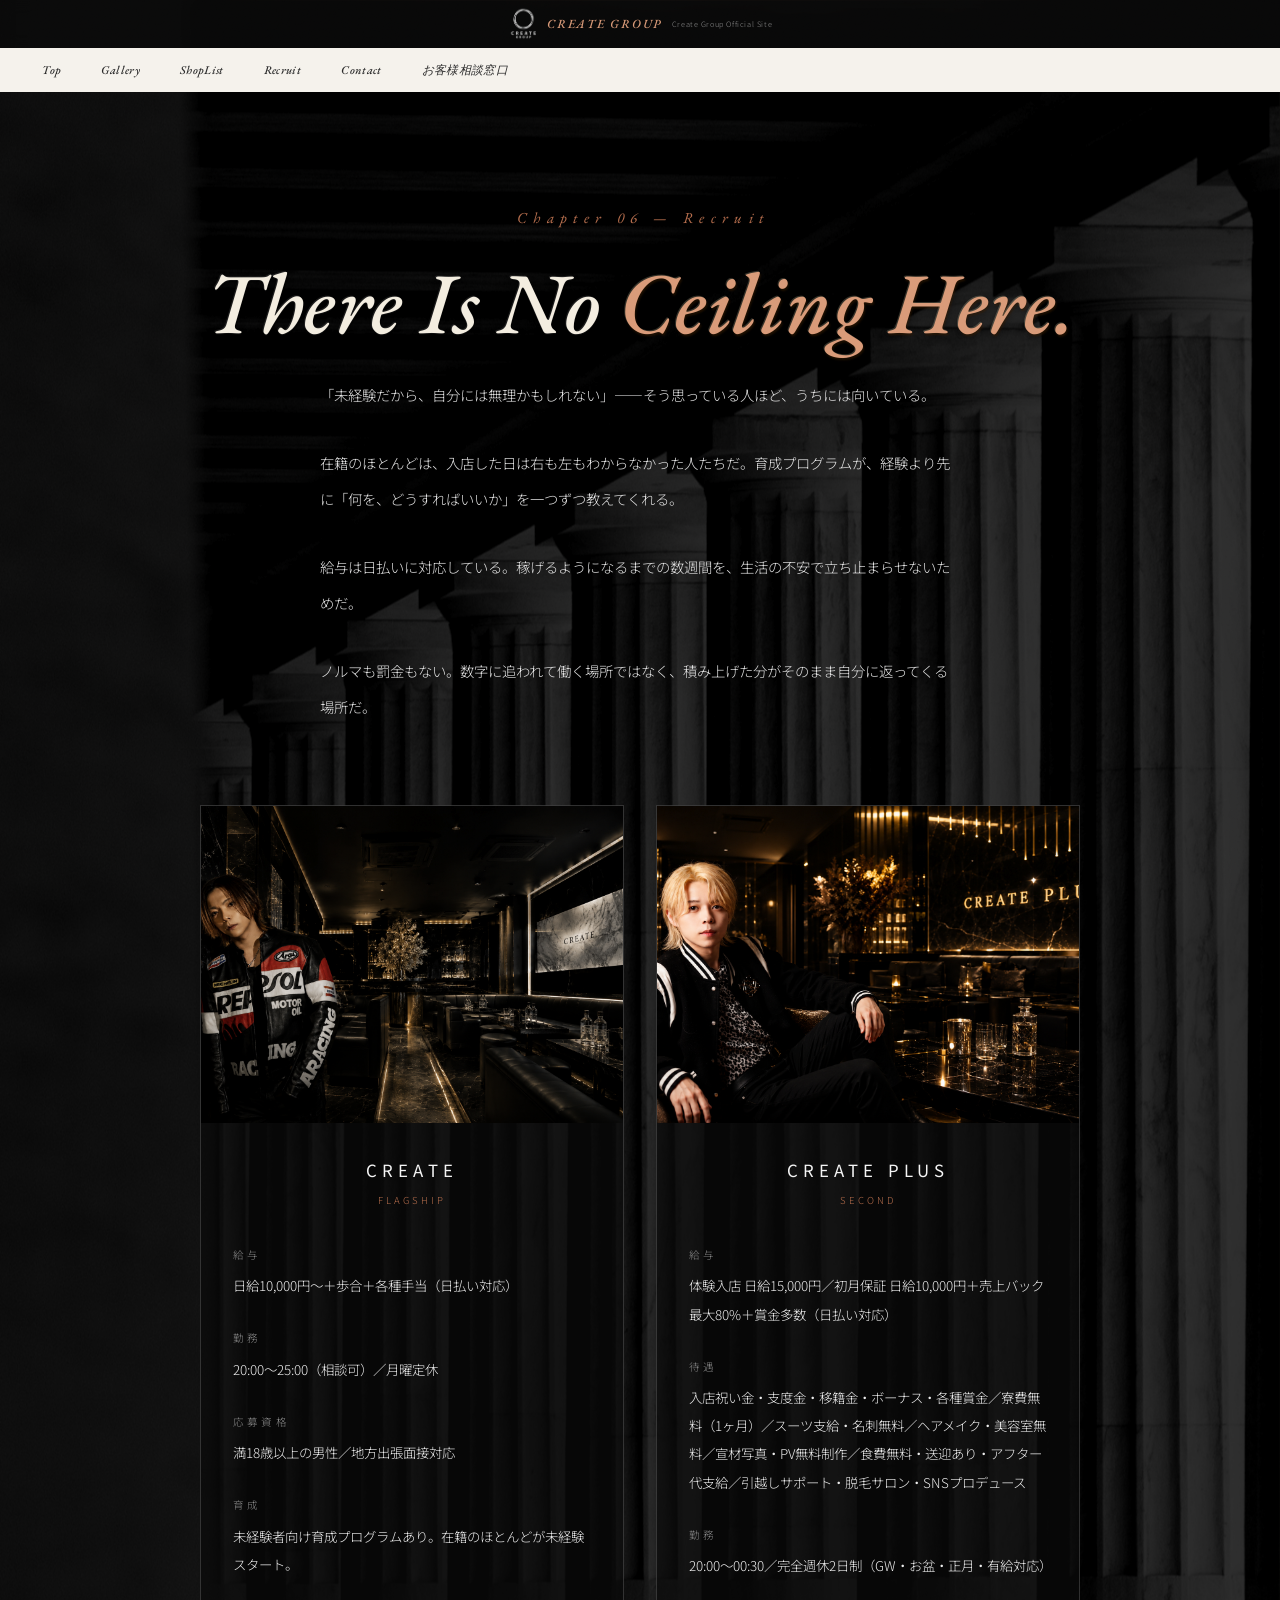
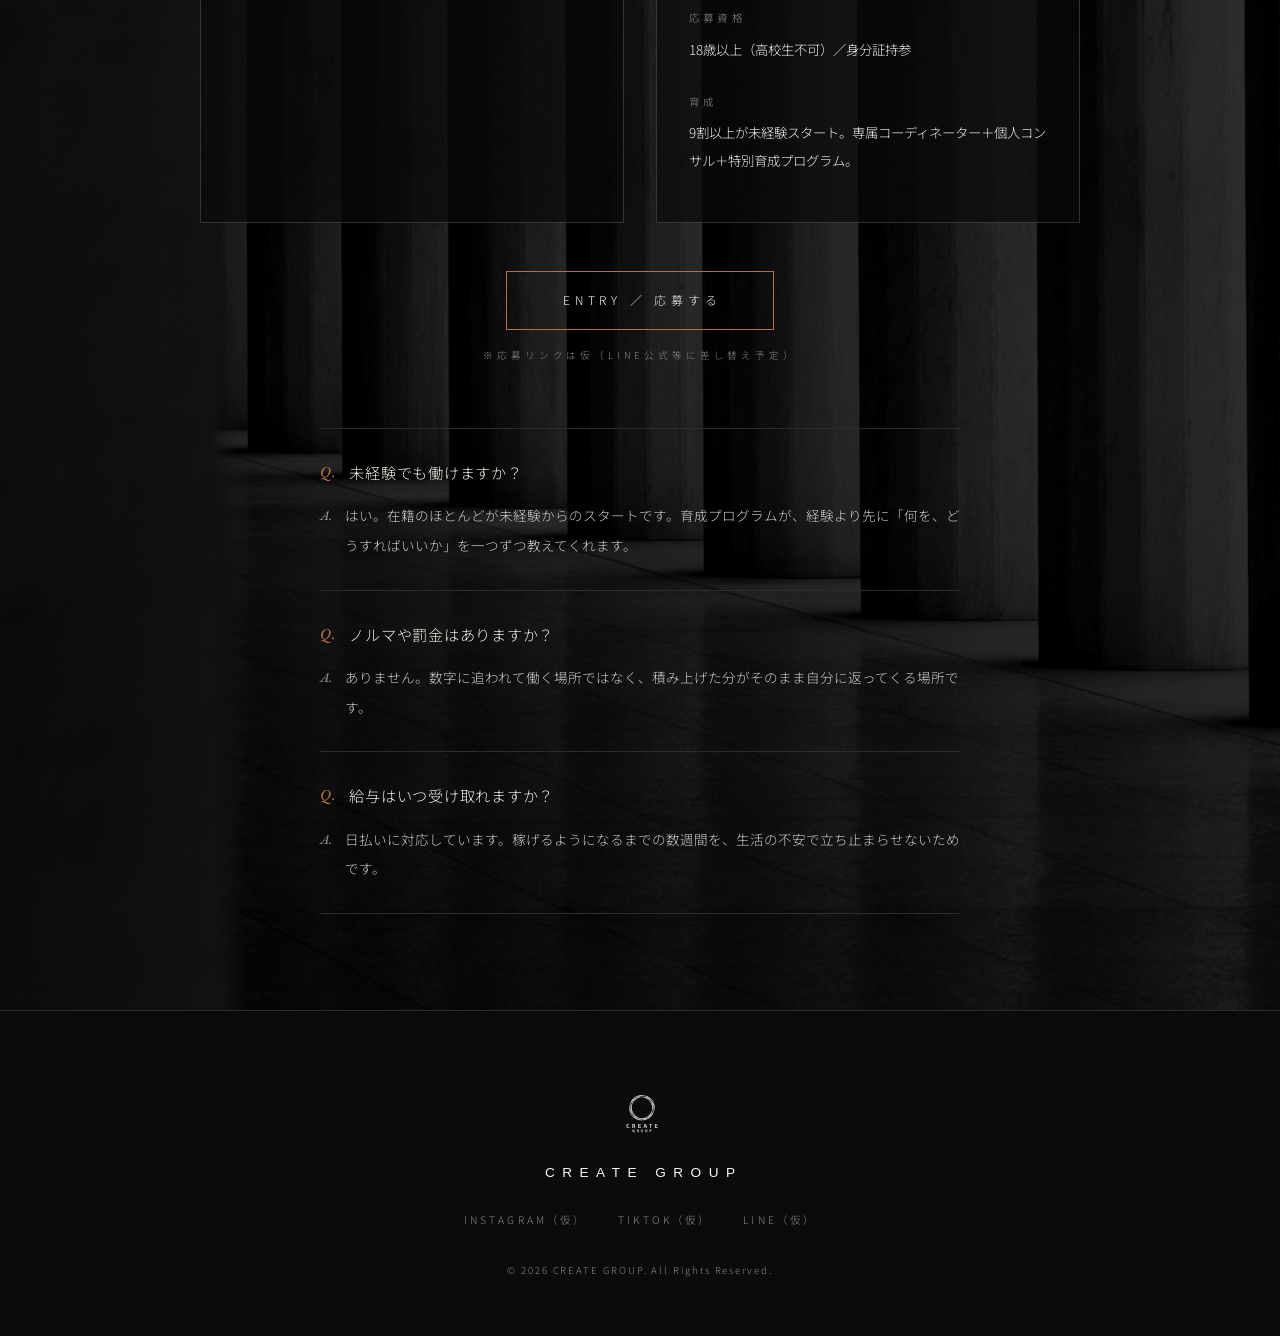
<file: recruit.html>
<!DOCTYPE html>
<html lang="ja">
<head>
<meta charset="UTF-8">
<meta name="viewport" content="width=device-width, initial-scale=1.0">
<script>if('scrollRestoration' in history){history.scrollRestoration='manual';}</script>
<title>CREATE GROUP — Recruit ／ 採用情報</title>
<link rel="preconnect" href="https://fonts.googleapis.com">
<link rel="preconnect" href="https://fonts.gstatic.com" crossorigin>
<link href="https://fonts.googleapis.com/css2?family=EB+Garamond:ital,wght@0,400;0,500;1,400;1,500&family=Noto+Sans+JP:wght@100;300;400&display=swap" rel="stylesheet">
<link rel="stylesheet" href="assets/style.css?v=5">
<script type="application/ld+json">
{
  "@context": "https://schema.org",
  "@type": "FAQPage",
  "mainEntity": [
    {
      "@type": "Question",
      "name": "未経験でも働けますか？",
      "acceptedAnswer": {
        "@type": "Answer",
        "text": "はい。在籍のほとんどが未経験からのスタートです。育成プログラムが、経験より先に「何を、どうすればいいか」を一つずつ教えてくれます。"
      }
    },
    {
      "@type": "Question",
      "name": "ノルマや罰金はありますか？",
      "acceptedAnswer": {
        "@type": "Answer",
        "text": "ありません。数字に追われて働く場所ではなく、積み上げた分がそのまま自分に返ってくる場所です。"
      }
    },
    {
      "@type": "Question",
      "name": "給与はいつ受け取れますか？",
      "acceptedAnswer": {
        "@type": "Answer",
        "text": "日払いに対応しています。稼げるようになるまでの数週間を、生活の不安で立ち止まらせないためです。"
      }
    }
  ]
}
</script>
<script type="application/ld+json">
{
  "@context": "https://schema.org",
  "@type": "JobPosting",
  "title": "ホスト（未経験歓迎）",
  "description": "在籍のほとんどが未経験からのスタート。育成プログラムであり、経験より先に「何を、どうすればいいか」を一つずつ教えてくれる。給与は日払い対応、ノルマ・罰金なし。地方出張面接対応。",
  "identifier": {"@type": "PropertyValue", "name": "CREATE GROUP", "value": "create-host"},
  "datePosted": "2026-07-17",
  "validThrough": "2027-07-17",
  "employmentType": "OTHER",
  "hiringOrganization": {
    "@type": "Organization",
    "name": "CREATE",
    "sameAs": "https://mahiro-jpn.github.io/create-group-lp/shoplist.html"
  },
  "jobLocation": {
    "@type": "Place",
    "address": {
      "@type": "PostalAddress",
      "streetAddress": "栄4-10-2 第6オーシャンビル4F",
      "addressLocality": "名古屋市中区",
      "addressRegion": "愛知県",
      "addressCountry": "JP"
    }
  },
  "baseSalary": {
    "@type": "MonetaryAmount",
    "currency": "JPY",
    "value": {"@type": "QuantitativeValue", "value": 10000, "minValue": 10000, "unitText": "DAY"}
  }
}
</script>
<script type="application/ld+json">
{
  "@context": "https://schema.org",
  "@type": "JobPosting",
  "title": "ホスト（未経験歓迎）",
  "description": "9割以上が未経験スタート。専属コーディネーター＋個人コンサル＋特別育成プログラムあり。給与は日払い対応、ノルマ・罰金なし。入店祝い金・寮費無料（1ヶ月）等の待遇あり。",
  "identifier": {"@type": "PropertyValue", "name": "CREATE GROUP", "value": "create-plus-host"},
  "datePosted": "2026-07-17",
  "validThrough": "2027-07-17",
  "employmentType": "OTHER",
  "hiringOrganization": {
    "@type": "Organization",
    "name": "CREATE PLUS",
    "sameAs": "https://mahiro-jpn.github.io/create-group-lp/shoplist.html"
  },
  "jobLocation": {
    "@type": "Place",
    "address": {
      "@type": "PostalAddress",
      "streetAddress": "栄4-11-1 アイランドビル1F",
      "addressLocality": "名古屋市中区",
      "addressRegion": "愛知県",
      "addressCountry": "JP"
    }
  },
  "baseSalary": {
    "@type": "MonetaryAmount",
    "currency": "JPY",
    "value": {"@type": "QuantitativeValue", "value": 15000, "minValue": 10000, "unitText": "DAY"}
  }
}
</script>
</head>
<body class="subpage">
<div class="world-bg" aria-hidden="true"></div>

<header class="site-header">
  <div class="site-brand">
    <a href="index.html"><img class="site-brand-mark" src="LP_素材/logo_create_group.png" alt="CREATE GROUP"></a>
    <p class="site-brand-en">CREATE GROUP</p>
    <p class="site-brand-jp">Create Group Official Site</p>
  </div>
  <button class="nav-toggle" aria-label="メニュー" aria-expanded="false">
    <span></span><span></span><span></span>
  </button>
  <nav class="site-nav">
    <a href="index.html"><span class="nav-en">Top</span><span class="nav-ja">トップ</span></a>
    <a href="gallery.html"><span class="nav-en">Gallery</span><span class="nav-ja">ギャラリー</span></a>
    <a href="index.html#stores"><span class="nav-en">ShopList</span><span class="nav-ja">店舗一覧</span></a>
    <a href="recruit.html"><span class="nav-en">Recruit</span><span class="nav-ja">採用情報</span></a>
    <a href="#contact"><span class="nav-en">Contact</span><span class="nav-ja">お問い合わせ</span></a>
    <a href="#" onclick="return false;">お客様相談窓口</a>
  </nav>
</header>

<main>
<!-- ===== RECRUIT ===== -->
<section class="recruit" id="recruit">
  <div class="recruit-bg" data-parallax="0.1"></div>
  <div class="inner">
    <div class="chapter reveal">
      <span class="chapter-no">Chapter 06 — Recruit</span>
      <p class="chapter-en">There Is No <em>Ceiling Here.</em></p>
    </div>
    <div class="recruit-story reveal">
      <p>「未経験だから、自分には無理かもしれない」——そう思っている人ほど、うちには向いている。</p>
      <p>在籍のほとんどは、入店した日は右も左もわからなかった人たちだ。育成プログラムが、経験より先に「何を、どうすればいいか」を一つずつ教えてくれる。</p>
      <p>給与は日払いに対応している。稼げるようになるまでの数週間を、生活の不安で立ち止まらせないためだ。</p>
      <p>ノルマも罰金もない。数字に追われて働く場所ではなく、積み上げた分がそのまま自分に返ってくる場所だ。</p>
    </div>
    <div class="recruit-plans" id="recruit-plans">
      <div class="recruit-plan reveal">
        <figure class="recruit-plan-photo">
          <img src="LP_素材/store_create_interior_host.png" alt="CREATE" loading="lazy">
        </figure>
        <h3>CREATE</h3>
        <p class="plan-tag">FLAGSHIP</p>
        <dl>
          <dt>給与</dt>
          <dd>日給10,000円〜＋歩合＋各種手当（日払い対応）</dd>
          <dt>勤務</dt>
          <dd>20:00〜25:00（相談可）／月曜定休</dd>
          <dt>応募資格</dt>
          <dd>満18歳以上の男性／地方出張面接対応</dd>
          <dt>育成</dt>
          <dd>未経験者向け育成プログラムあり。在籍のほとんどが未経験スタート。</dd>
        </dl>
      </div>
      <div class="recruit-plan reveal">
        <figure class="recruit-plan-photo">
          <img src="LP_素材/store_createplus_interior_host.png" alt="CREATE PLUS" loading="lazy">
        </figure>
        <h3>CREATE PLUS</h3>
        <p class="plan-tag">SECOND</p>
        <dl>
          <dt>給与</dt>
          <dd>体験入店 日給15,000円／初月保証 日給10,000円＋売上バック最大80%＋賞金多数（日払い対応）</dd>
          <dt>待遇</dt>
          <dd>入店祝い金・支度金・移籍金・ボーナス・各種賞金／寮費無料（1ヶ月）／スーツ支給・名刺無料／ヘアメイク・美容室無料／宣材写真・PV無料制作／食費無料・送迎あり・アフター代支給／引越しサポート・脱毛サロン・SNSプロデュース</dd>
          <dt>勤務</dt>
          <dd>20:00〜00:30／完全週休2日制（GW・お盆・正月・有給対応）</dd>
          <dt>応募資格</dt>
          <dd>18歳以上（高校生不可）／身分証持参</dd>
          <dt>育成</dt>
          <dd>9割以上が未経験スタート。専属コーディネーター＋個人コンサル＋特別育成プログラム。</dd>
        </dl>
      </div>
    </div>
    <div class="cta-row reveal">
      <a class="btn" href="#" onclick="return false;">Entry ／ 応募する</a>
      <p class="swipe-hint" style="margin-top:1rem;">※応募リンクは仮（LINE公式等に差し替え予定）</p>
    </div>
    <div class="faq-list reveal">
      <div class="faq-item">
        <p class="faq-q"><span class="qa-mark">Q.</span><span>未経験でも働けますか？</span></p>
        <p class="faq-a"><span class="qa-mark">A.</span><span>はい。在籍のほとんどが未経験からのスタートです。育成プログラムが、経験より先に「何を、どうすればいいか」を一つずつ教えてくれます。</span></p>
      </div>
      <div class="faq-item">
        <p class="faq-q"><span class="qa-mark">Q.</span><span>ノルマや罰金はありますか？</span></p>
        <p class="faq-a"><span class="qa-mark">A.</span><span>ありません。数字に追われて働く場所ではなく、積み上げた分がそのまま自分に返ってくる場所です。</span></p>
      </div>
      <div class="faq-item">
        <p class="faq-q"><span class="qa-mark">Q.</span><span>給与はいつ受け取れますか？</span></p>
        <p class="faq-a"><span class="qa-mark">A.</span><span>日払いに対応しています。稼げるようになるまでの数週間を、生活の不安で立ち止まらせないためです。</span></p>
      </div>
    </div>
  </div>
</section>
</main>

<!-- ===== FOOTER ===== -->
<footer id="contact">
  <img class="emblem-logo small" src="LP_素材/logo_create_group.png" alt="CREATE GROUP">
  <p class="logotype">Create Group</p>
  <nav class="sns">
    <a href="#" onclick="return false;">Instagram（仮）</a>
    <a href="#" onclick="return false;">TikTok（仮）</a>
    <a href="#" onclick="return false;">LINE（仮）</a>
  </nav>
  <p class="copyright">&copy; 2026 CREATE GROUP. All Rights Reserved.</p>
</footer>

<script src="assets/site.js?v=4"></script>
</body>
</html>
</file>
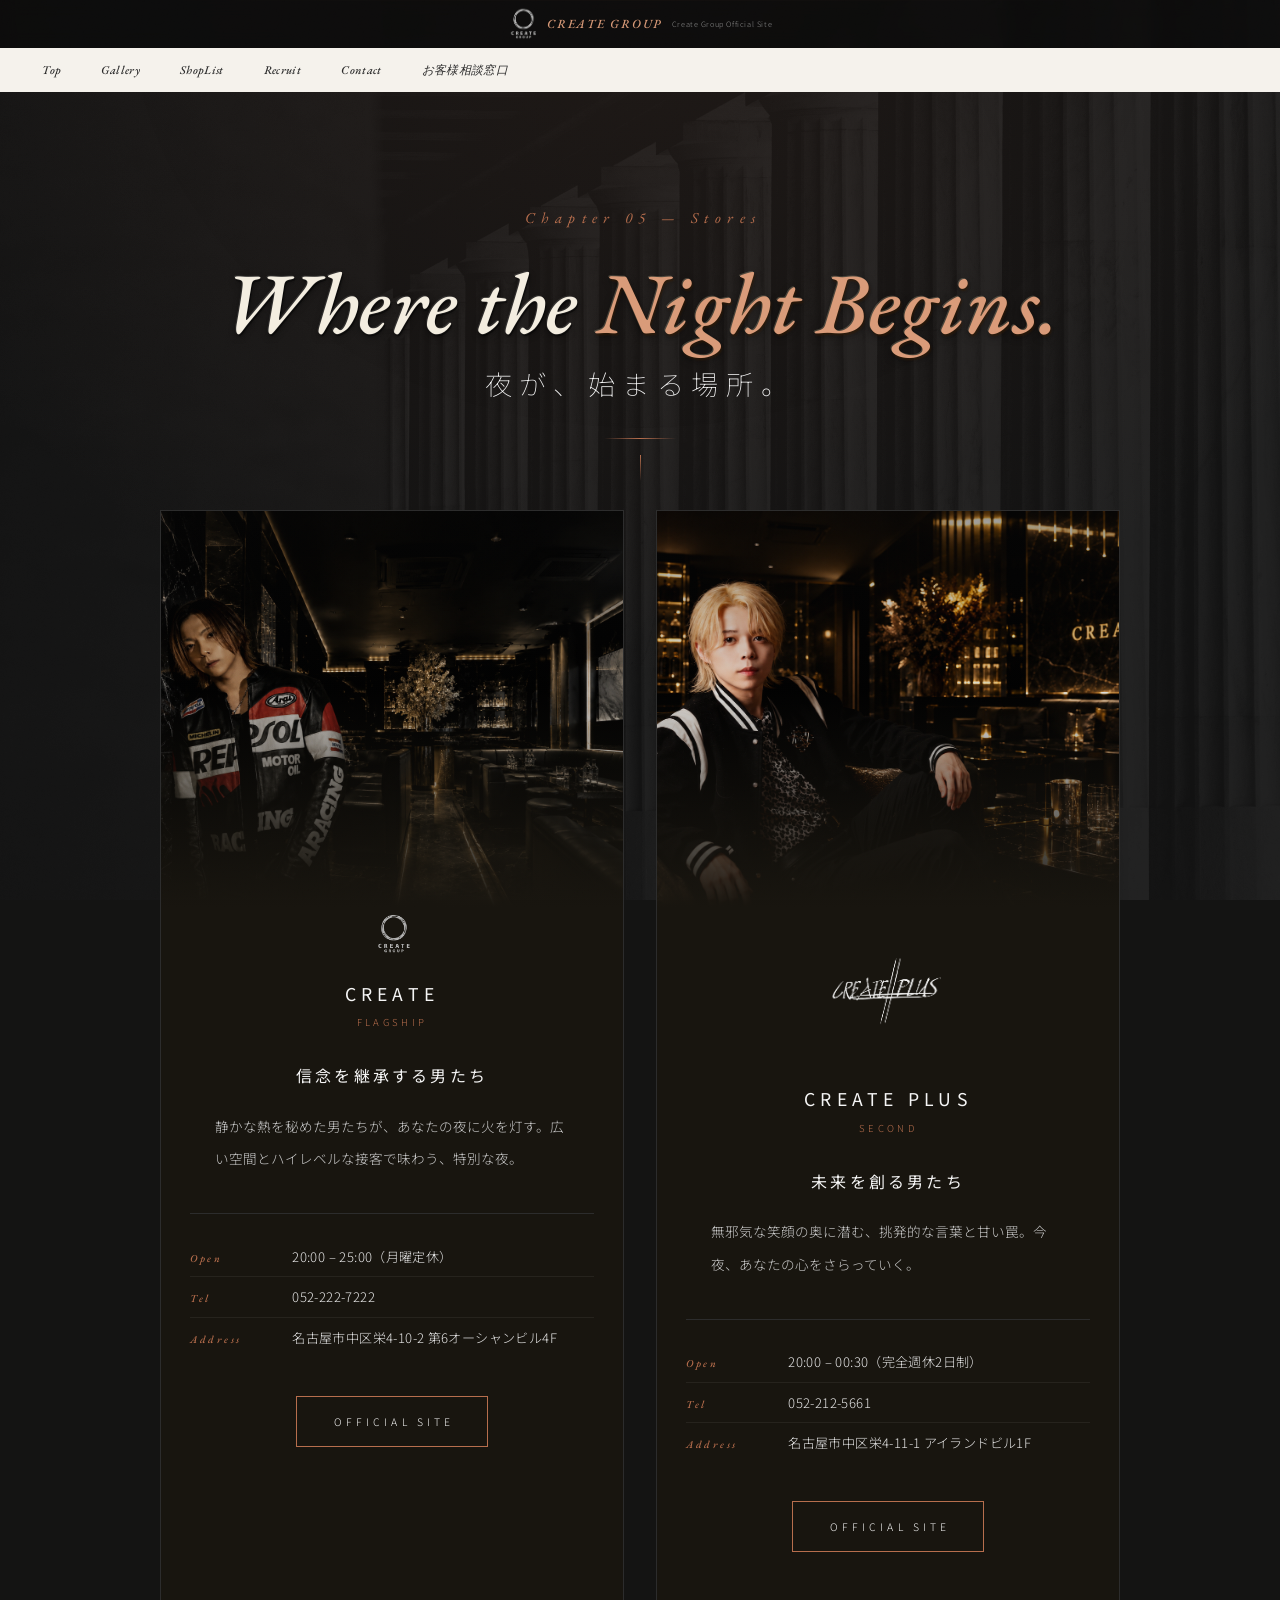
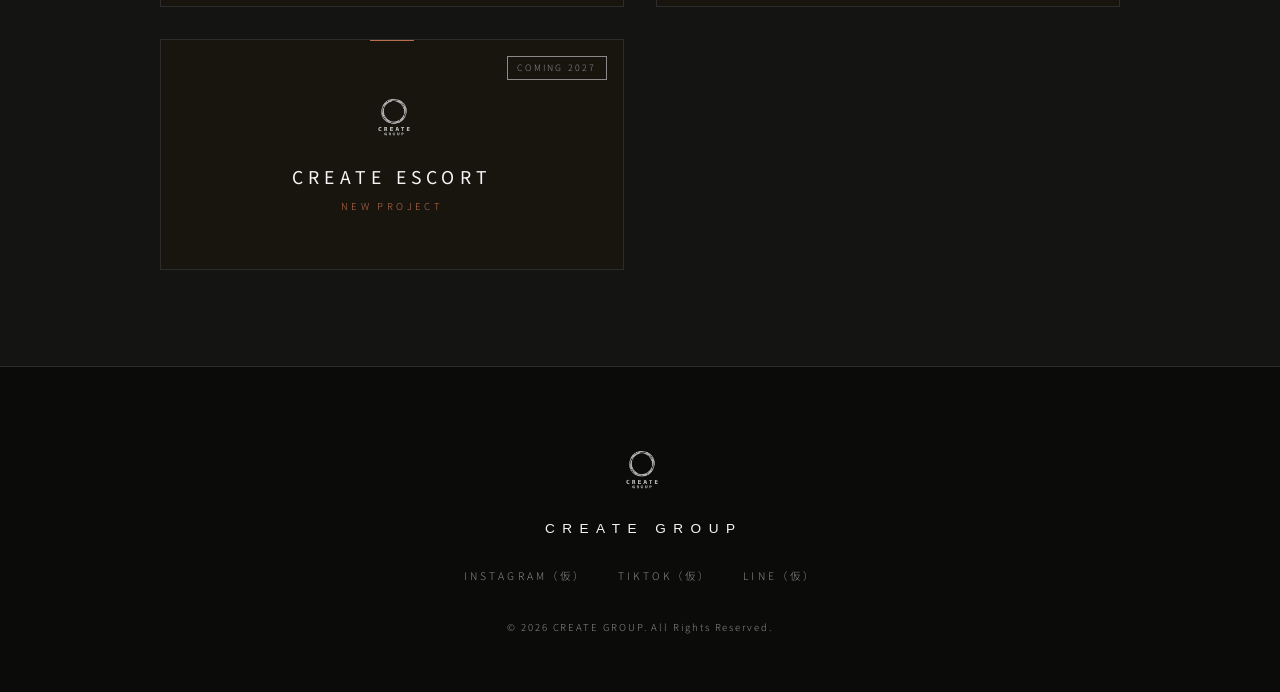
<file: shoplist.html>
<!DOCTYPE html>
<html lang="ja">
<head>
<meta charset="UTF-8">
<meta name="viewport" content="width=device-width, initial-scale=1.0">
<script>if('scrollRestoration' in history){history.scrollRestoration='manual';}</script>
<title>CREATE GROUP — ShopList ／ 店舗一覧</title>
<link rel="preconnect" href="https://fonts.googleapis.com">
<link rel="preconnect" href="https://fonts.gstatic.com" crossorigin>
<link href="https://fonts.googleapis.com/css2?family=EB+Garamond:ital,wght@0,400;0,500;1,400;1,500&family=Noto+Sans+JP:wght@100;300;400&display=swap" rel="stylesheet">
<link rel="stylesheet" href="assets/style.css?v=5">
</head>
<body class="subpage">
<div class="world-bg" aria-hidden="true"></div>

<header class="site-header">
  <div class="site-brand">
    <a href="index.html"><img class="site-brand-mark" src="LP_素材/logo_create_group.png" alt="CREATE GROUP"></a>
    <p class="site-brand-en">CREATE GROUP</p>
    <p class="site-brand-jp">Create Group Official Site</p>
  </div>
  <button class="nav-toggle" aria-label="メニュー" aria-expanded="false">
    <span></span><span></span><span></span>
  </button>
  <nav class="site-nav">
    <a href="index.html"><span class="nav-en">Top</span><span class="nav-ja">トップ</span></a>
    <a href="gallery.html"><span class="nav-en">Gallery</span><span class="nav-ja">ギャラリー</span></a>
    <a href="index.html#stores"><span class="nav-en">ShopList</span><span class="nav-ja">店舗一覧</span></a>
    <a href="recruit.html"><span class="nav-en">Recruit</span><span class="nav-ja">採用情報</span></a>
    <a href="#contact"><span class="nav-en">Contact</span><span class="nav-ja">お問い合わせ</span></a>
    <a href="#" onclick="return false;">お客様相談窓口</a>
  </nav>
</header>

<main>
<!-- ===== STORES ===== -->
<section class="stores" id="stores">
  <div class="inner">
    <div class="chapter reveal">
      <span class="chapter-no">Chapter 05 — Stores</span>
      <p class="chapter-en">Where the <em>Night Begins.</em></p>
      <h2 class="sec-title">夜が、始まる場所。</h2>
      <span class="chapter-line"></span>
    </div>
    <div class="store-cards reveal">
      <div class="store-card store-card--rich">
        <div class="store-photo store-photo--create">
          <img src="LP_素材/store_create_interior_host.png" alt="CREATE 店舗イメージ" loading="lazy">
          <div class="store-photo-grad"></div>
        </div>
        <img class="emblem-logo small" src="LP_素材/logo_create_group.png" alt="CREATE GROUP">
        <h3>CREATE</h3>
        <p class="store-tag">FLAGSHIP</p>
        <p class="store-catch">信念を継承する男たち</p>
        <p class="store-copy">静かな熱を秘めた男たちが、あなたの夜に火を灯す。広い空間とハイレベルな接客で味わう、特別な夜。</p>
        <dl class="store-info">
          <div><dt>Open</dt><dd>20:00 – 25:00（月曜定休）</dd></div>
          <div><dt>Tel</dt><dd><a href="tel:0522227222">052-222-7222</a></dd></div>
          <div><dt>Address</dt><dd>名古屋市中区栄4-10-2 第6オーシャンビル4F</dd></div>
        </dl>
        <a class="btn btn--sm" href="https://www.host2.jp/shop/create/" target="_blank" rel="noopener">Official Site</a>
      </div>
      <div class="store-card store-card--rich">
        <div class="store-photo store-photo--plus">
          <img src="LP_素材/store_createplus_interior_host.png" alt="CREATE PLUS 店舗イメージ" loading="lazy">
          <div class="store-photo-grad"></div>
        </div>
        <img class="emblem-logo small emblem-logo--plus" src="LP_素材/logo_create_plus.png" alt="CREATE PLUS">
        <h3>CREATE PLUS</h3>
        <p class="store-tag">SECOND</p>
        <p class="store-catch">未来を創る男たち</p>
        <p class="store-copy">無邪気な笑顔の奥に潜む、挑発的な言葉と甘い罠。今夜、あなたの心をさらっていく。</p>
        <dl class="store-info">
          <div><dt>Open</dt><dd>20:00 – 00:30（完全週休2日制）</dd></div>
          <div><dt>Tel</dt><dd><a href="tel:0522125661">052-212-5661</a></dd></div>
          <div><dt>Address</dt><dd>名古屋市中区栄4-11-1 アイランドビル1F</dd></div>
        </dl>
        <a class="btn btn--sm" href="https://www.host2.jp/shop/createplus/" target="_blank" rel="noopener">Official Site</a>
      </div>
      <div class="store-card">
        <span class="badge">COMING 2027</span>
        <img class="emblem-logo small" src="LP_素材/logo_create_group.png" alt="CREATE GROUP">
        <h3>CREATE ESCORT</h3>
        <p class="store-tag">NEW PROJECT</p>
      </div>
    </div>
  </div>
</section>
</main>

<!-- ===== FOOTER ===== -->
<footer id="contact">
  <img class="emblem-logo small" src="LP_素材/logo_create_group.png" alt="CREATE GROUP">
  <p class="logotype">Create Group</p>
  <nav class="sns">
    <a href="#" onclick="return false;">Instagram（仮）</a>
    <a href="#" onclick="return false;">TikTok（仮）</a>
    <a href="#" onclick="return false;">LINE（仮）</a>
  </nav>
  <p class="copyright">&copy; 2026 CREATE GROUP. All Rights Reserved.</p>
</footer>

<script src="assets/site.js?v=4"></script>
</body>
</html>
</file>
<file: assets/style.css>
:root{
  --bg:#18150f;
  --bg2:#221d16;
  --fg:#f5f5f5;
  --gray:#8a8a8a;
  --line:#2c2c2c;
  --gold:#b76e4d;
  --gold-bright:#d99a78;
  --gold-soft:rgba(183,110,77,.35);
  --gold-mist:rgba(183,110,77,.08);
  --serif:'EB Garamond',Georgia,'Times New Roman',serif;
}
*{margin:0;padding:0;box-sizing:border-box;}
html{scroll-behavior:smooth;}
body{
  background:var(--bg);
  color:var(--fg);
  font-family:'Noto Sans JP','Helvetica Neue',Helvetica,Arial,sans-serif;
  font-weight:300;
  line-height:1.9;
  -webkit-font-smoothing:antialiased;
  overflow-x:hidden;
  position:relative;
}
body::before{
  content:"";
  position:fixed;
  inset:0;
  pointer-events:none;
  z-index:5000;
  opacity:.05;
  mix-blend-mode:overlay;
  background-image:url("data:image/svg+xml;utf8,<svg xmlns='http://www.w3.org/2000/svg' width='140' height='140'><filter id='n'><feTurbulence type='fractalNoise' baseFrequency='0.85' numOctaves='2' stitchTiles='stitch'/></filter><rect width='100%25' height='100%25' filter='url(%23n)'/></svg>");
}
img,video{display:block;max-width:100%;}
a{color:inherit;text-decoration:none;}

/* ===== 共通タイポ ===== */
.logotype{
  font-family:'Helvetica Neue',Helvetica,Arial,sans-serif;
  font-weight:400;
  letter-spacing:.55em;
  text-indent:.55em;
  text-transform:uppercase;
  text-align:center;
}
.sec-title{
  font-size:1.7rem;
  font-weight:100;
  letter-spacing:.28em;
  text-align:center;
  margin-bottom:0;
}
.sec-title::after{
  content:"";
  display:block;
  width:72px;height:1px;
  background:linear-gradient(to right,transparent,var(--gold),transparent);
  margin:1.8rem auto 0;
}
/* ===== 大きな負の空間 ===== */
section{padding:1.5rem 1.5rem;position:relative;}
/* セクション間の金グラデーション区切り */
.gallery::before,.ride::before,.closeup::before,.stores::before,.guest::before,.recruit::before{
  content:"";
  position:absolute;top:0;left:12%;right:12%;
  height:1px;
  background:linear-gradient(to right,transparent,var(--gold-soft),transparent);
  z-index:3;
}
.inner{max-width:960px;margin:0 auto;}

/* ===== 章マーカー（Chapter）===== */
.chapter{
  text-align:center;
  margin-bottom:.8rem;
}
.chapter .emblem{margin-bottom:2.2rem;opacity:.9;}
.chapter-no{
  display:block;
  font-family:var(--serif);
  font-style:italic;
  font-weight:400;
  font-size:.95rem;
  letter-spacing:.42em;
  text-indent:.42em;
  color:var(--gold);
  margin-bottom:1.6rem;
}
.chapter-en{
  font-family:var(--serif);
  font-style:italic;
  font-weight:500;
  font-size:clamp(2.4rem,10.5vw,5.4rem);
  line-height:1.04;
  letter-spacing:.005em;
  color:#f3ede0;
  margin:.8rem 0 .6rem;
}
.chapter-en em{font-style:italic;color:var(--gold-bright);}
.chapter-line{
  display:block;width:1px;height:26px;
  background:linear-gradient(to bottom,var(--gold),transparent);
  margin:1rem auto 0;
}

/* ===== エンブレム（二重円）===== */
.emblem{
  width:56px;height:56px;
  border:1px solid var(--gold);
  border-radius:50%;
  display:flex;align-items:center;justify-content:center;
  margin:0 auto;
}
.emblem::after{
  content:"";
  width:38px;height:38px;
  border:1px solid rgba(245,245,245,.75);
  border-radius:50%;
}
.emblem.small{width:36px;height:36px;}

.emblem-logo{
  display:block;
  width:56px;height:auto;
  margin:0 auto;
  opacity:.95;
}
.emblem-logo.small{width:36px;}
.emblem-logo--plus{width:150px !important;}
.emblem.small::after{width:24px;height:24px;}

/* ===== 0. SITE HEADER (BRAND + NAV) ===== */
.site-header{position:fixed;top:0;left:0;right:0;z-index:50;}
/* 固定ヘッダー分をアンカー着地位置に確保（#recruit等へのジャンプでヘッダーに隠れないように） */
[id]{scroll-margin-top:var(--header-h, 150px);}
.site-brand{
  position:relative;
  display:flex;flex-direction:row;align-items:center;justify-content:center;
  gap:.6rem;
  padding:.55rem 1rem;
  background:rgba(10,10,10,.82);
  backdrop-filter:blur(8px);
  -webkit-backdrop-filter:blur(8px);
}
.site-brand-mark{width:28px;height:auto;}
.site-brand-en{
  font-family:var(--serif);font-style:italic;font-weight:500;
  font-size:.78rem;letter-spacing:.14em;text-indent:.14em;
  color:var(--gold-bright);
}
.site-brand-jp{
  font-size:.46rem;letter-spacing:.08em;color:var(--gray);
}

/* ハンバーガーメニューボタン（モバイルのみ表示） */
.nav-toggle{
  position:absolute;
  top:50%;right:.9rem;
  transform:translateY(-50%);
  width:30px;height:30px;
  display:flex;flex-direction:column;justify-content:center;align-items:center;
  gap:5px;
  background:none;border:none;padding:0;
  cursor:pointer;
  z-index:60;
}
.nav-toggle span{
  display:block;width:22px;height:1.5px;
  background:var(--gold-bright);
  transition:transform .25s ease,opacity .2s ease;
}
.site-header.nav-open .nav-toggle span:nth-child(1){transform:translateY(6.5px) rotate(45deg);}
.site-header.nav-open .nav-toggle span:nth-child(2){opacity:0;}
.site-header.nav-open .nav-toggle span:nth-child(3){transform:translateY(-6.5px) rotate(-45deg);}

/* モバイル：ナビは通常非表示、ハンバーガーを押すとドロップダウンで開く */
.site-nav{
  display:none;
  flex-direction:column;
  align-items:stretch;
  gap:0;
  padding:.5rem 1.5rem 1rem;
  background:#f5f2ec;
  max-height:75vh;
  overflow-y:auto;
}
.site-header.nav-open .site-nav{display:flex;}
.site-nav a{
  position:relative;
  display:block;
  font-family:var(--serif);
  font-style:italic;
  font-weight:500;
  font-size:.9rem;
  letter-spacing:.03em;
  color:#2a2a2a;
  padding:.75rem .2rem;
  border-bottom:1px solid rgba(0,0,0,.08);
  text-align:center;
}
.site-nav a:last-child{border-bottom:none;}
.site-nav a:hover{color:#000;}
.site-nav a .nav-en,
.site-nav a .nav-ja{
  transition:opacity .2s;
}
.site-nav a .nav-ja{
  position:absolute;
  left:0;top:0;
  white-space:nowrap;
  opacity:0;
  pointer-events:none;
}
.site-nav a:hover .nav-en{opacity:0;}
.site-nav a:hover .nav-ja{opacity:1;}

/* ===== 1. HERO ===== */
.hero{
  position:relative;
  margin-top:var(--header-h, 150px);
  height:calc(100svh - var(--header-h, 150px));
  min-height:420px;
  padding:0;
  display:flex;align-items:center;justify-content:center;
  overflow:hidden;
  background:var(--bg);
}
.hero::before{
  content:'';
  position:absolute;inset:0;z-index:0;
  background:url("../LP_素材/hero_backdrop.jpg") center/cover;
  filter:grayscale(30%) brightness(.4) blur(30px) saturate(1.05);
  transform:scale(1.15);
}
.hero video{
  position:absolute;inset:0;z-index:1;
  width:100%;height:100%;
  object-fit:cover;
  filter:grayscale(30%) brightness(.75);
}
.hero .overlay{
  position:absolute;inset:0;z-index:2;
  background:
    linear-gradient(to right,rgba(10,10,10,.6) 0%,rgba(10,10,10,0) 42%),
    linear-gradient(to bottom,rgba(10,10,10,.35) 0%,rgba(10,10,10,.15) 45%,rgba(10,10,10,.85) 100%);
}
.scroll-cue{
  position:absolute;bottom:2.2rem;left:50%;transform:translateX(-50%);
  z-index:2;
  font-size:.6rem;letter-spacing:.4em;color:var(--gray);
  text-align:center;
}
.scroll-cue .arrow{
  width:1px;height:44px;
  background:linear-gradient(to bottom,transparent,var(--fg));
  margin:0 auto .6rem;
  animation:drop 2s ease-in-out infinite;
}
@keyframes drop{
  0%{transform:scaleY(0);transform-origin:top;}
  50%{transform:scaleY(1);transform-origin:top;}
  51%{transform-origin:bottom;}
  100%{transform:scaleY(0);transform-origin:bottom;}
}

/* ===== 2. STATEMENT ===== */
.statement{
  padding:11rem 1.5rem;
  background:
    radial-gradient(ellipse 120% 75% at 50% -5%,var(--gold-mist),transparent 62%),
    radial-gradient(ellipse 90% 60% at 50% 108%,rgba(196,151,74,.05),transparent 60%),
    var(--bg);
  overflow:hidden;
}
.statement .inner{position:relative;z-index:2;}
.statement-en{
  text-align:center;
  font-family:var(--serif);
  font-style:italic;
  font-weight:500;
  font-size:clamp(2.8rem,12vw,6.4rem);
  line-height:1.02;
  letter-spacing:.005em;
  color:#f3ede0;
  margin:.6rem 0 3.4rem;
}
.statement-en em{
  font-style:italic;
  color:var(--gold-bright);
}
.statement .sec-title{
  font-size:clamp(1.4rem,5.2vw,2.1rem);
  font-weight:100;
  letter-spacing:.2em;
  line-height:1.95;
  margin-bottom:3rem;
}
.statement .sec-title::after{display:none;}
.statement-tagline{
  text-align:center;
  font-size:clamp(1rem,4.2vw,1.4rem);
  letter-spacing:.4em;
  text-indent:.4em;
  font-weight:100;
}
.gold-rule{
  width:1px;height:52px;
  background:linear-gradient(to bottom,transparent,var(--gold));
  margin:0 auto 2.6rem;
}

/* ===== キネティックタイポ ===== */
.kinetic span{
  display:inline-block;
  opacity:0;
  transform:translateY(.55em);
  will-change:transform,opacity;
}
@media (prefers-reduced-motion:reduce){
  .kinetic span{opacity:1 !important;transform:none !important;}
  .reveal{opacity:1;transform:none;}
}

/* ===== フルブリード・プレート（大きく見せる共通）===== */
.plate{
  position:relative;
  width:100%;
  height:86vh;
  min-height:480px;
  overflow:hidden;
}
.plate img,.plate video{
  position:absolute;left:0;right:0;top:-12%;
  width:100%;height:124%;
  object-fit:cover;
}
.plate img{
  filter:grayscale(56%) sepia(22%) saturate(1.12) contrast(1.06) brightness(.9);
}
.plate video{filter:grayscale(30%) brightness(.82);}
.plate-grad{
  position:absolute;inset:0;z-index:1;
  background:linear-gradient(to top,rgba(10,10,10,.9) 0%,rgba(10,10,10,.05) 46%,rgba(10,10,10,.4) 100%);
}
.plate-cap{
  position:absolute;left:1.6rem;right:1.6rem;bottom:2.6rem;
  z-index:2;
}
.plate-cap .idx{
  font-family:var(--serif);font-style:italic;
  font-size:.78rem;letter-spacing:.28em;color:var(--gold);
  margin-bottom:.9rem;
}
.plate-cap .en{
  font-family:var(--serif);font-style:italic;font-weight:500;
  font-size:clamp(2rem,8vw,3.6rem);
  line-height:1.08;color:#f3ede0;
}
.plate-cap .en em{color:var(--gold-bright);}
.plate-cap .jp{
  font-weight:100;letter-spacing:.3em;
  font-size:.85rem;color:#dcdcdc;margin-top:.9rem;
}

/* ===== カーソル追従の金パーティクル（PC・ホバー可能デバイスのみ・JSで生成） ===== */
.gold-particles{
  position:fixed;inset:0;z-index:5;
  pointer-events:none;
  mix-blend-mode:screen;
}

/* ===== 世界観の通奏低音（ページ全体固定・1枚のみ） ===== */
.world-bg{
  position:fixed;inset:0;z-index:-1;
  background:url("../LP_素材/greek_bg/greek_columns_bw.jpg") center 30%/cover no-repeat;
  filter:grayscale(100%) brightness(.5) contrast(1.05);
  pointer-events:none;
}
.gallery,.ride,.closeup,.stores,footer{position:relative;}
.gallery .chapter,.gallery .plate,.gallery .slider-wrap,
.ride .chapter,.ride .plate,.ride .slider-wrap,
.closeup .chapter,.closeup .closeup-wrap,
.stores .inner,
footer .emblem,footer .logotype,footer .sns,footer .copyright{position:relative;z-index:1;}

/* ===== 3. GALLERY ===== */
.gallery{
  padding:1.5rem 0;
  background:
    radial-gradient(ellipse 100% 70% at 50% 0%,var(--gold-mist),transparent 60%),
    rgba(20,20,20,.86);
}
.gallery .chapter,.ride .chapter{padding:0 1.5rem;}
.gallery .plate{margin-bottom:4.5rem;}
.photo-grid{
  display:grid;
  grid-template-columns:repeat(2,1fr);
  gap:4px;
  padding:0 4px;
  margin-top:4rem;
}
.grid-photo{
  position:relative;
  aspect-ratio:3/4;
  overflow:hidden;
}
.grid-photo img{
  width:100%;height:100%;
  object-fit:cover;object-position:center 20%;
  transition:filter .5s ease,transform .5s ease;
}
.grid-photo:hover img{
  filter:contrast(1.03) brightness(1.02);
  transform:scale(1.04);
}
.grid-photo img{cursor:pointer;}
@media(min-width:768px){
  .photo-grid{grid-template-columns:repeat(3,1fr);gap:6px;padding:0 6px;}
}

/* ===== LIGHTBOX ===== */
.lightbox{
  position:fixed;inset:0;z-index:100;
  display:flex;align-items:center;justify-content:center;
  background:rgba(6,6,6,.94);
  opacity:0;pointer-events:none;
  transition:opacity .25s ease;
}
.lightbox.open{opacity:1;pointer-events:auto;}
.lightbox-img{
  max-width:92vw;max-height:88vh;
  object-fit:contain;
  box-shadow:0 20px 60px rgba(0,0,0,.6);
}
.lightbox-close,.lightbox-prev,.lightbox-next{
  position:absolute;
  background:rgba(10,10,10,.6);
  border:1px solid var(--gold);
  color:var(--gold-bright);
  border-radius:50%;
  display:flex;align-items:center;justify-content:center;
  cursor:pointer;
  transition:background .2s ease;
}
.lightbox-close:hover,.lightbox-prev:hover,.lightbox-next:hover{background:rgba(10,10,10,.85);}
.lightbox-close{
  top:18px;right:18px;
  width:44px;height:44px;
  font-size:1.6rem;line-height:1;
}
.lightbox-prev,.lightbox-next{
  top:50%;transform:translateY(-50%);
  width:48px;height:48px;
  font-size:2rem;line-height:1;
}
.lightbox-prev{left:8px;}
.lightbox-next{right:8px;}
@media(min-width:768px){
  .lightbox-prev{left:24px;}
  .lightbox-next{right:24px;}
}
.gallery-teaser{
  display:block;
  color:inherit;text-decoration:none;
}
.gallery-teaser .plate{margin-bottom:0;transition:transform .5s ease;}
.gallery-teaser:hover .plate{transform:scale(1.02);}
.gallery-teaser .chapter-en{transition:opacity .3s;}
.gallery-teaser:hover .chapter-en{opacity:.85;}
.slider-wrap{margin-top:0;}
.slider{
  display:flex;
  overflow-x:auto;
  scroll-snap-type:x mandatory;
  -webkit-overflow-scrolling:touch;
  gap:8px;
  padding:0 1.5rem;
}
.slider::-webkit-scrollbar{height:3px;}
.slider::-webkit-scrollbar-thumb{background:var(--line);}
.slide{
  position:relative;
  flex:0 0 88%;
  height:56vh;
  min-height:380px;
  scroll-snap-align:center;
  overflow:hidden;
}
.slide img{
  width:100%;height:100%;
  object-fit:cover;
  object-position:center 22%;
  filter:grayscale(56%) sepia(24%) saturate(1.14) contrast(1.07) brightness(.92);
  transition:filter .7s ease;
}
/* 顔の水平位置に合わせて個別に調整（横長素材を縦長枠に収める際の顔切れ対策） */
.ride .slide:nth-child(4) img{object-position:32% 22%;}
.ride .slide:nth-child(5) img{object-position:56% 22%;}
.ride .slide:nth-child(6) img{object-position:48% 22%;}
.slide:hover img{filter:grayscale(20%) sepia(10%) saturate(1.05) contrast(1.04);}
.swipe-hint{
  text-align:center;font-size:.6rem;letter-spacing:.4em;
  color:var(--gray);margin-top:2.4rem;
}

/* ===== カルーセルのドットインジケーター（横スクロールの現在位置を可視化）===== */
.carousel-dots{
  display:flex;justify-content:center;gap:7px;
  margin-top:1.4rem;
}
.carousel-dots span{
  width:6px;height:6px;border-radius:50%;
  background:rgba(245,245,245,.22);
  transition:background .25s ease,transform .25s ease;
}
.carousel-dots span.on{
  background:var(--gold-bright);
  transform:scale(1.35);
}

/* ===== フローティングCTA（ヒーロー通過後にモバイルのみ表示）===== */
.floating-cta{
  position:fixed;right:14px;bottom:18px;z-index:40;
  display:flex;align-items:center;gap:.4rem;
  padding:.6rem 1.1rem;
  background:rgba(10,10,10,.82);
  backdrop-filter:blur(8px);-webkit-backdrop-filter:blur(8px);
  border:1px solid var(--gold);border-radius:999px;
  font-family:var(--serif);font-style:italic;font-weight:500;
  font-size:.8rem;letter-spacing:.05em;color:var(--gold-bright);
  opacity:0;transform:translateY(12px);pointer-events:none;
  transition:opacity .3s ease,transform .3s ease;
}
.floating-cta.show{opacity:1;transform:none;pointer-events:auto;}
.floating-cta:active{transform:scale(.96);}
@media(min-width:768px){.floating-cta{display:none;}}

/* ===== 4. RIDE ===== */
.ride{
  padding:1.5rem 0;
  background:
    radial-gradient(ellipse 110% 65% at 50% 100%,var(--gold-mist),transparent 60%),
    rgba(10,10,10,.86);
}
.ride .plate{margin-bottom:4.5rem;}

/* ===== 5. STORES ===== */
.stores{
  background:
    radial-gradient(ellipse 110% 60% at 50% 0%,var(--gold-mist),transparent 58%),
    rgba(20,20,20,.86);
}
.store-cards{
  display:grid;
  grid-template-columns:1fr;
  gap:1.6rem;
}
.store-card{
  border:1px solid var(--line);
  padding:3.4rem 1.8rem;
  background:var(--bg);
  text-align:center;
  position:relative;
}
a.store-card{
  display:block;
  color:inherit;text-decoration:none;
  transition:border-color .3s;
}
a.store-card:hover{border-color:var(--gold-soft);}
.store-card::before{
  content:"";
  position:absolute;top:0;left:50%;transform:translateX(-50%);
  width:44px;height:1px;
  background:var(--gold);
}
.store-card h3{
  font-weight:400;
  letter-spacing:.3em;
  font-size:1.1rem;
  margin:1.3rem 0 .2rem;
}
.store-card .store-tag{
  font-size:.6rem;letter-spacing:.35em;color:var(--gold);
}
.store-catch{
  font-size:1rem;
  font-weight:400;
  letter-spacing:.2em;
  margin:1.8rem 0 1.2rem;
}
.store-copy{
  font-size:.85rem;
  color:#c9c9c9;
  line-height:2.4;
  text-align:left;
  max-width:26em;
  margin:0 auto 2.4rem;
}
.store-card .badge{
  position:absolute;top:1rem;right:1rem;
  border:1px solid var(--gray);
  color:var(--gray);
  font-size:.55rem;letter-spacing:.25em;
  padding:.15rem .6rem;
}

/* ===== 6. RECRUIT ===== */
.recruit{
  background:var(--bg);
  position:relative;
  overflow:hidden;
}
.recruit-bg{
  position:absolute;left:0;right:0;top:-12%;
  height:124%;
  background:url("../LP_素材/greek_bg/greek_columns_bw.jpg") center/cover no-repeat;
  filter:grayscale(100%) brightness(.22) contrast(1.06);
  will-change:transform;
}
.recruit .inner{position:relative;z-index:2;}
.recruit-banner{
  display:block;
  position:relative;z-index:2;
  width:100vw;
  margin-left:calc(50% - 50vw);
  margin-right:calc(50% - 50vw);
  margin-top:2.5rem;
  margin-bottom:2.5rem;
  border-top:1px solid var(--gold);
  border-bottom:1px solid var(--gold);
}
.recruit-banner img{width:100%;height:auto;display:block;}
.recruit-copy{
  text-align:center;
  font-size:clamp(1.3rem,5.2vw,2rem);
  letter-spacing:.3em;
  margin-bottom:1.2rem;
}
.recruit-sub{
  text-align:center;font-size:.82rem;color:#d0d0d0;
  letter-spacing:.15em;margin-bottom:4.5rem;
}
.recruit-story{
  max-width:640px;
  margin:0 auto 5rem;
  font-size:.9rem;
  line-height:2.5;
  color:#e2e2e2;
  text-align:left;
}
.recruit-story p+p{margin-top:2rem;}
.recruit-plans{
  display:grid;
  grid-template-columns:1fr;
  gap:1.6rem;
  max-width:880px;
  margin:0 auto;
}
.recruit-plan{
  border:1px solid rgba(255,255,255,.16);
  background:rgba(10,10,10,.7);
  padding:3rem 2rem;
  text-align:left;
}
.recruit-plan-photo{
  margin:-3rem -2rem 2rem;
  aspect-ratio:4/3;
  overflow:hidden;
}
.recruit-plan-photo img{
  width:100%;height:100%;
  object-fit:cover;object-position:center 25%;
}
.recruit-plan h3{
  font-weight:400;
  letter-spacing:.3em;
  font-size:1.05rem;
  text-align:center;
  margin-bottom:.3rem;
}
.recruit-plan .plan-tag{
  text-align:center;
  font-size:.6rem;letter-spacing:.3em;
  color:var(--gold);
  margin-bottom:2.2rem;
}
.recruit-plan dt{
  color:var(--gray);
  font-size:.66rem;
  letter-spacing:.3em;
  margin-top:1.8rem;
}
.recruit-plan dt:first-child{margin-top:0;}
.recruit-plan dd{
  font-size:.84rem;
  color:#ededed;
  line-height:2.1;
  margin-top:.4rem;
}

.faq-list{
  max-width:640px;
  margin:4rem auto 0;
  text-align:left;
}
.faq-item{
  border-top:1px solid var(--line);
  padding:1.8rem 0;
}
.faq-item:last-child{border-bottom:1px solid var(--line);}
.faq-q{
  display:flex;gap:.8rem;
  font-size:.95rem;
  letter-spacing:.05em;
  color:#f3ede0;
  margin-bottom:.9rem;
}
.faq-q .qa-mark{
  font-family:var(--serif);font-style:italic;font-weight:500;
  color:var(--gold);flex-shrink:0;
}
.faq-a{
  display:flex;gap:.8rem;
  font-size:.85rem;
  line-height:2.2;
  color:#c9c9c9;
}
.faq-a .qa-mark{
  font-family:var(--serif);font-style:italic;font-weight:500;
  color:var(--gray);flex-shrink:0;
}

/* ===== 7. GUEST ===== */
.guest{
  background:
    radial-gradient(ellipse 100% 65% at 50% 0%,var(--gold-mist),transparent 60%),
    var(--bg2);
}
.guest-copy{
  text-align:center;
  font-size:.9rem;
  letter-spacing:.12em;
  line-height:2.6;
  color:#d6d6d6;
  max-width:560px;
  margin:0 auto;
}
.guest-links{
  display:flex;flex-wrap:wrap;gap:1.2rem;
  justify-content:center;
  margin-top:3rem;
}

/* ===== CTA ===== */
.cta-row{text-align:center;margin-top:3rem;}
.btn{
  display:inline-block;
  border:1px solid var(--gold);
  padding:1.05rem 3.2rem;
  font-size:.75rem;
  letter-spacing:.4em;
  text-indent:.4em;
  text-transform:uppercase;
  transition:background .3s,color .3s,border-color .3s;
}
.btn:hover{background:var(--gold);border-color:var(--gold);color:#0a0a0a;}
.btn--sm{padding:.9rem 2rem;font-size:.65rem;}

/* ===== FOOTER ===== */
footer{
  padding:5rem 1.5rem 3.5rem;
  border-top:1px solid var(--line);
  text-align:center;
  overflow:hidden;
  background:rgba(10,10,10,.86);
}
footer .logotype{font-size:.85rem;margin:1.5rem 0;}
.sns{
  display:flex;justify-content:center;gap:2rem;
  font-size:.65rem;letter-spacing:.3em;text-transform:uppercase;
  color:var(--gray);
  margin-bottom:2rem;
}
.sns a:hover{color:var(--fg);}
.copyright{font-size:.6rem;letter-spacing:.2em;color:var(--gray);}

/* ===== レリーフ（石彫り）文字 ===== */
.statement-en,
.chapter-en,
.plate-cap .en{
  text-shadow:
    -1px -1px 0 rgba(255,255,255,.10),
    0 1px 0 rgba(255,255,255,.05),
    1px 2px 1px rgba(0,0,0,.55),
    0 3px 7px rgba(0,0,0,.42);
}
.statement-en em,
.chapter-en em,
.plate-cap .en em{
  text-shadow:
    -1px -1px 0 rgba(255,238,196,.20),
    1px 2px 2px rgba(54,28,0,.55),
    0 3px 8px rgba(0,0,0,.45);
}
.statement-tagline,
.recruit-copy{
  text-shadow:
    -1px -1px 0 rgba(255,255,255,.06),
    1px 2px 3px rgba(0,0,0,.5);
}

/* ===== Gallery: 横長3:1バナーの原比率を尊重（クロップ解除・キャプション下配置）===== */
.gallery .plate{
  height:auto;min-height:0;overflow:visible;
}
.gallery .plate img{
  position:static;top:auto;
  width:100%;height:auto;
  filter:grayscale(50%) sepia(20%) saturate(1.08) contrast(1.05) brightness(.96);
}
.gallery .slide{
  height:auto;min-height:0;overflow:visible;
  background:transparent;
}
.gallery .slide img{height:auto;}
.gallery .plate-grad{display:none;}
.gallery .plate-cap{
  position:static;left:auto;right:auto;bottom:auto;
  padding:1.5rem 1.5rem 0;
  text-align:center;
}
.gallery .plate-cap .idx{margin-bottom:.6rem;}
.gallery .plate-cap .en{font-size:clamp(1.5rem,5.5vw,2.6rem);}
.gallery .plate-cap .jp{margin-top:.7rem;}

/* ===== Guest 背景（大理石像）===== */
.guest{position:relative;overflow:hidden;}
.guest-bg{
  position:absolute;inset:0;z-index:0;
  background:url("../LP_素材/greek_bg/greek_statue_face.jpg") center 18%/cover no-repeat;
  filter:grayscale(68%) sepia(18%) contrast(1.05) brightness(.3);
  opacity:.3;
  pointer-events:none;
}
.guest .inner{position:relative;z-index:1;}

/* ===== reveal ===== */
.reveal{opacity:0;transform:translateY(20px);transition:opacity .6s cubic-bezier(.16,1,.3,1),transform .6s cubic-bezier(.16,1,.3,1);}
.reveal.on{opacity:1;transform:none;}

/* ===== サブページ：固定ヘッダーと先頭セクションの被り回避 ===== */
/* 各サブページは main 直下の先頭 section にヘッダー高さ分のクリアランスを確保 */
body.subpage main > section:first-child{
  padding-top:calc(var(--header-h, 150px) + 5rem);
}
/* ===== Close-Up Host（雑誌表紙風カード）===== */
.closeup{
  padding:1.5rem 0;
  background:
    radial-gradient(ellipse 100% 70% at 50% 0%,var(--gold-mist),transparent 60%),
    rgba(20,20,20,.86);
}
.closeup .chapter{padding:0 1.5rem;}
.closeup-grid{
  display:flex;
  overflow-x:auto;
  scroll-snap-type:x mandatory;
  -webkit-overflow-scrolling:touch;
  gap:12px;
  padding:0 1.5rem;
}
.closeup-grid::-webkit-scrollbar{height:3px;}
.closeup-grid::-webkit-scrollbar-thumb{background:var(--line);}
.cu-card{
  position:relative;
  flex:0 0 78%;
  aspect-ratio:3/4;
  scroll-snap-align:center;
  overflow:hidden;
  border:1px solid var(--line);
  background:var(--bg2);
}
.cu-card img{
  width:100%;height:100%;
  object-fit:cover;object-position:center 20%;
  transition:filter .7s ease;
}
.cu-card:hover img{filter:contrast(1.03) brightness(1.02);}
.cu-grad{
  position:absolute;inset:0;z-index:1;
  background:linear-gradient(to top,rgba(10,10,10,.94) 0%,rgba(10,10,10,.05) 48%,rgba(10,10,10,.35) 100%);
}
.cu-cap{
  position:absolute;left:1.4rem;right:1.4rem;bottom:1.8rem;z-index:2;
}
.cu-label{
  font-family:var(--serif);font-style:italic;font-weight:500;
  font-size:.72rem;letter-spacing:.3em;text-indent:.3em;
  color:var(--gold);margin-bottom:.5rem;
}
.cu-vol{
  font-size:.6rem;letter-spacing:.28em;color:#dcdcdc;
  font-weight:300;margin-bottom:.5rem;
}
.cu-sign{
  font-family:var(--serif);font-style:italic;font-weight:500;
  font-size:clamp(2rem,7vw,2.8rem);line-height:1;color:#f3ede0;
}

/* ===== Stores: リッチカード（写真＋営業情報）===== */
.store-card--rich{padding-top:0;overflow:hidden;}
.store-photo{
  position:relative;
  margin:0 -1.8rem;
  height:300px;overflow:hidden;
}
.store-photo img{
  width:100%;height:100%;
  object-fit:cover;object-position:center 28%;
}
.store-photo--create img{object-position:15% 22%;}
.store-photo--plus img{object-position:25% 18%;}
.store-photo-grad{
  position:absolute;inset:0;
  background:linear-gradient(to top,var(--bg) 1%,rgba(10,10,10,.12) 55%,rgba(10,10,10,.4) 100%);
}
.store-card--rich .store-photo + .emblem{margin-top:2.4rem;}
.store-info{
  border-top:1px solid var(--line);
  max-width:26em;margin:0 auto 2.4rem;
  padding-top:1.4rem;text-align:left;
}
.store-info > div{
  display:grid;
  grid-template-columns:5.4em 1fr;
  gap:.2rem 1rem;align-items:baseline;
  padding:.5rem 0;
}
.store-info > div + div{border-top:1px solid rgba(255,255,255,.06);}
.store-info dt{
  font-family:var(--serif);font-style:italic;font-weight:500;
  font-size:.66rem;letter-spacing:.26em;color:var(--gold);
}
.store-info dd{
  font-size:.82rem;color:#e4e4e4;line-height:1.8;letter-spacing:.03em;
}
.store-info dd a{transition:color .2s;}
.store-info dd a:hover{color:var(--gold-bright);}

/* ===== PC ===== */
@media(min-width:768px){
  .hero{height:calc(140vh - var(--header-h, 170px));min-height:640px;}
  .hero video{
    object-fit:contain;
    left:50%;right:auto;top:50%;bottom:auto;
    height:auto;max-height:80vh;
    width:auto;max-width:560px;
    transform:translate(-50%,-50%);
    border:1px solid rgba(196,151,74,.25);
    box-shadow:0 24px 70px rgba(0,0,0,.65);
  }
  .site-brand{padding:.4rem 1rem;}
  .nav-toggle{display:none;}
  .site-nav{
    display:flex !important;
    flex-direction:row;
    align-items:center;
    overflow-x:auto;
    white-space:nowrap;
    max-height:none;
    overflow-y:visible;
    padding:.55rem 2.5rem;gap:2.2rem;
  }
  .site-nav a{
    display:inline-block;
    padding:.15rem .15rem;
    border-bottom:none;
    text-align:left;
    font-size:.74rem;
  }
  section{padding:6rem 2rem;}
  .statement{padding:8rem 2rem;}
  .gallery,.ride,.closeup{padding:6rem 0;}
  .chapter{margin-bottom:1.8rem;}
  .closeup-grid{gap:18px;padding:0 4vw;}
  .cu-card{flex:0 0 34%;}
  .store-photo{height:400px;}
  .store-cards{grid-template-columns:repeat(2,1fr);gap:2rem;}
  .recruit-plans{grid-template-columns:repeat(2,1fr);gap:2rem;}
  .plate{height:90vh;}
  .gallery .plate,.ride .plate{margin-bottom:3rem;}
  .slide{flex:0 0 62%;height:58vh;}
  .slider{gap:12px;padding:0 4vw;}
  body.subpage main > section:first-child{
    padding-top:calc(var(--header-h, 170px) + 7rem);
  }
}

/* ===== TRUCK CINEMA（ヒーロー直下・横スライドバナー）=====
   参考サイトの「GROUP RANKING」形式に寄せた、縦書きラベル＋横長バナー横スクロール。
   中身は2026年8月〜実素材へ差し替え予定のプレースホルダー。 */
.truckcinema{
  padding:1.5rem 0;
  background:
    radial-gradient(ellipse 100% 70% at 50% 0%,var(--gold-mist),transparent 60%),
    rgba(10,10,10,.9);
  position:relative;
}
.truckcinema::before{
  content:"";
  position:absolute;top:0;left:12%;right:12%;height:1px;
  background:linear-gradient(to right,transparent,var(--gold-soft),transparent);
  z-index:3;
}
.truckcinema .tc-layout,
.truckcinema .swipe-hint{position:relative;z-index:1;}
.tc-layout{
  display:flex;align-items:stretch;gap:.9rem;
  padding-left:1.1rem;
}
.tc-label{
  flex:0 0 auto;
  display:flex;align-items:center;gap:.7rem;
  writing-mode:vertical-rl;
  text-orientation:mixed;
  padding:.4rem 0;
}
.tc-label-en{
  font-family:var(--serif);font-style:italic;font-weight:500;
  font-size:1.05rem;letter-spacing:.3em;
  color:var(--gold-bright);
}
.tc-label-jp{
  font-size:.58rem;letter-spacing:.35em;color:var(--gray);font-weight:300;
}
.tc-slider-wrap{flex:1 1 auto;min-width:0;}
.tc-slider{
  display:flex;overflow-x:auto;
  scroll-snap-type:x mandatory;
  -webkit-overflow-scrolling:touch;
  gap:10px;padding-right:1.1rem;
}
.tc-slider::-webkit-scrollbar{height:3px;}
.tc-slider::-webkit-scrollbar-thumb{background:var(--line);}
.tc-slide{
  position:relative;
  flex:0 0 88%;
  aspect-ratio:16/9;
  scroll-snap-align:center;
  overflow:hidden;
  border:1px solid var(--line);
  background:var(--bg2);
}
.tc-slide img{
  width:100%;height:100%;object-fit:cover;object-position:70% center;
  transition:filter .5s ease,transform .5s ease;
}
.tc-slide:hover img{filter:contrast(1.03) brightness(1.02);transform:scale(1.03);}
/* 元素材が横長バナー(3:1)で片側が黒背景のため、人物が写る位置に個別でクロップ位置を調整 */
.tc-slide:nth-child(1) img{object-position:72% center;}
.tc-slide:nth-child(2) img{object-position:55% center;}
.tc-slide:nth-child(3) img{object-position:22% center;}
.tc-grad{
  position:absolute;inset:0;z-index:1;
  background:linear-gradient(to top,rgba(10,10,10,.9) 0%,rgba(10,10,10,.05) 50%,rgba(10,10,10,.35) 100%);
}
.tc-cap{position:absolute;left:1.3rem;right:1.3rem;bottom:1.4rem;z-index:2;}
.tc-idx{
  font-family:var(--serif);font-style:italic;
  font-size:.72rem;letter-spacing:.28em;color:var(--gold);
  margin-bottom:.7rem;
}
.tc-soon{
  display:inline-block;
  font-size:.56rem;letter-spacing:.22em;color:#e0e0e0;
  border:1px solid var(--gold-soft);
  background:rgba(10,10,10,.4);
  padding:.28rem .75rem;
}
.truckcinema .swipe-hint{margin-top:1.6rem;padding-right:1.1rem;}

/* ===== Philosophy（フッター直前・凝縮版／旧philosophy.htmlより移植）===== */
.philosophy-outro{
  padding:8rem 1.5rem;
}
.philosophy-outro .statement-en{margin:.6rem 0 2.6rem;}
.philosophy-outro .sec-title{margin-bottom:0;}
.philosophy-outro .gold-rule{margin:2.8rem auto 2.4rem;}

@media(min-width:768px){
  .truckcinema{padding:6rem 0;}
  .tc-layout{gap:1.4rem;padding-left:4vw;}
  .tc-label{gap:1rem;}
  .tc-label-en{font-size:1.35rem;}
  .tc-label-jp{font-size:.62rem;}
  .tc-slider{gap:14px;padding-right:4vw;}
  .tc-slide{flex:0 0 58%;}
  .truckcinema .swipe-hint{padding-right:4vw;}
  .philosophy-outro{padding:11rem 2rem;}
}
</file>
